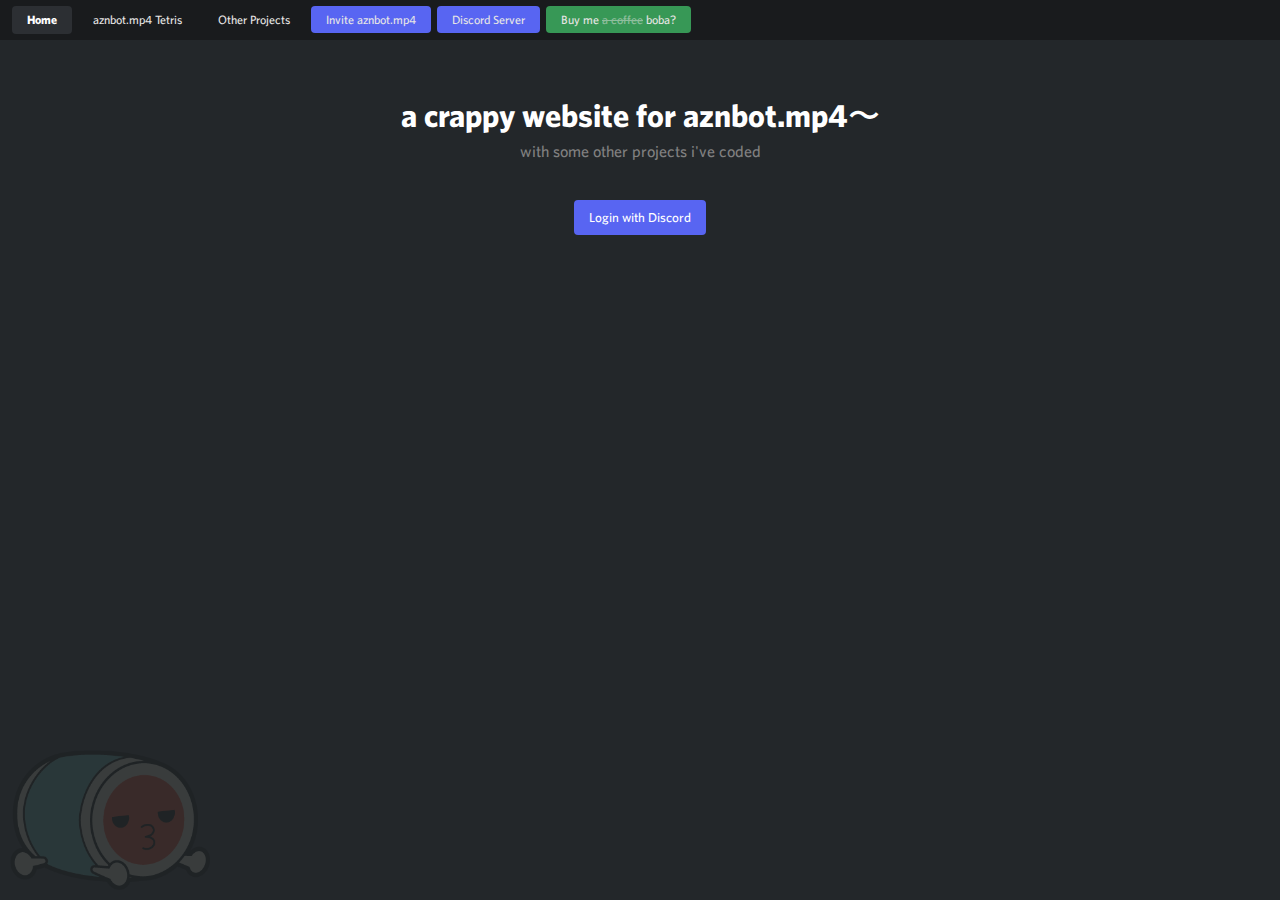
<file: index.html>
<script src="https://code.jquery.com/jquery-3.5.0.js"></script>
<script src="js/functions.js"></script>
<script src="module/clipboard.js"></script>
<link rel="stylesheet" href="https://stackpath.bootstrapcdn.com/bootstrap/4.3.1/css/bootstrap.min.css" integrity="sha384-ggOyR0iXCbMQv3Xipma34MD+dH/1fQ784/j6cY/iJTQUOhcWr7x9JvoRxT2MZw1T" crossorigin="anonymous">
<link rel="stylesheet" href="https://cdnjs.cloudflare.com/ajax/libs/animate.css/4.0.0/animate.min.css">
<link rel="stylesheet" type="text/css" href="css/index.css"/>

<head>
    <meta name="viewport" content="width=device-width, initial-scale=1">
    <meta property="og:type" content="website">
    <meta property="og:title" content="aznsite.mp4"/>
    <meta property="og:description" content="aznbot.mp4 is a Discord bot... yeah that's all i can think of"/>
    <meta property="og:url" content="https://aznguy.com/"/>
    <meta property="og:image" content="https://aznguy.com/src/metaImage.png"/>
    <link rel=icon href=/favicon.ico>
    <title>aznsite.mp4</title>
</head>

<div id="navbar"></div><script src="../../js/navbar.js"></script>

<body style="background-color: rgb(35, 39, 42);">
    <img src="./src/don.png" alt="dadon" id="don">
    <iframe id="widget" src="https://discord.com/widget?id=943959084003123230&theme=dark" width="300" height="300" allowtransparency="true" frameborder="0" sandbox="allow-popups allow-popups-to-escape-sandbox allow-same-origin allow-scripts"></iframe>

    <h1><br></h1>
    <h2 class="animate__animated animate__lightSpeedInLeft" style="animation-duration:1s; color: white; text-align: center; font-family:WhitneyBold">
        a crappy website for aznbot.mp4〜
    </h2>
    <h6 class="animate__animated animate__jackInTheBox" style="animation-delay:.8s; animation-duration:1s; color: grey; text-align: center; font-family:Whitney">
        with some other projects i've coded
    </h6>

    <div class="container animate__animated animate__fadeInUp" style="animation-delay:1s" id="loggedAs"></div>
    <div class="container animate__animated animate__fadeInUp" style="animation-delay:1.3s" id="loginBtn"><a class="button" id="btnIN" title="Used to customize your aznbot.mp4 experience" href="https://discord.com/oauth2/authorize?client_id=622243899469201438&redirect_uri=https%3A%2F%2Fapi.aznguy.com%2F&response_type=code&scope=identify">Login with Discord</a></div>
</body>

<script>
    let token = getParam('oauthT')
    if(token) LS.token = token

    if(LS.token) { token = LS.token
        fetch('https://discord.com/api/users/@me', {headers: {Authorization: `Bearer ${token}`}, method: 'GET'}).then(async response2 => {
            const jsonRes = await response2.json()
            if(jsonRes.message) {
                delete LS.token
            } else {
                let btn = $(`#btnIN`)
                btn.html('Log Out')
                btn.css({'background-color': '#ED4245'})
                btn.prop('title','Log out (duh)')
                btn.on('click', () => {delete LS.token})
                document.getElementById('btnIN').href = window.location.origin
                console.log('Fetched user data:', jsonRes)
                $(`#loggedAs`).html(`<img class="pfp" src="https://cdn.discordapp.com/avatars/${jsonRes.id}/${jsonRes.avatar}.${jsonRes.avatar.startsWith('a_')?'gif':'png'}">Logged in as &#x200B;<div style="font-family:WhitneyBold">${jsonRes.discriminator==0?'@':''}${jsonRes.username}</div><div style="color:grey;">${jsonRes.discriminator!=0?`#${jsonRes.discriminator}`:''}</div>`)
            }
        })
    }
</script>
</file>
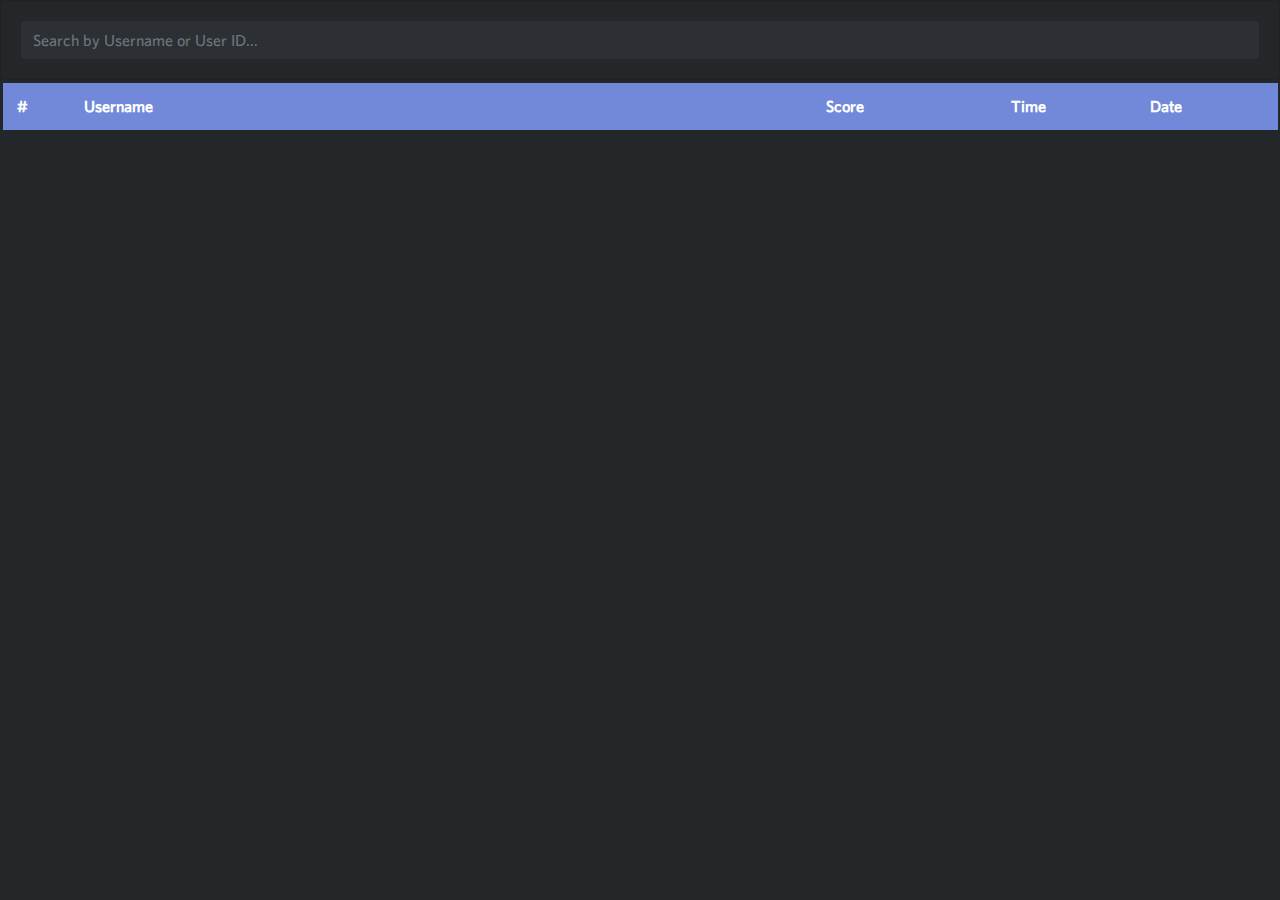
<file: html/normal.html>
<script src="https://ajax.googleapis.com/ajax/libs/jquery/3.3.1/jquery.min.js"></script>
<script src="../module/clipboard.js"></script>
<link rel="stylesheet" href="https://stackpath.bootstrapcdn.com/bootstrap/4.3.1/css/bootstrap.min.css" integrity="sha384-ggOyR0iXCbMQv3Xipma34MD+dH/1fQ784/j6cY/iJTQUOhcWr7x9JvoRxT2MZw1T" crossorigin="anonymous">
<link rel="stylesheet" type="text/css" href="../css/normal.css" />
<meta http-equiv="Content-Type" content="text/html; charset=utf-8">

<body style="background-color: rgb(35, 39, 42);"></body>
<div class="row">
    <div class="col">
        <div class="card card-body">
            <input 
                id="search-input" 
                class="form-control" 
                type="text" 
                style="background-color:rgb(44,47,51);border-width:0px;" 
                placeholder="Search by Username or User ID..."
            >
        </div>
    </div>
</div>
<table class="table table-striped">
    <tr class="bg-info">
        <th width="20px" data-column="place">#</th>
        <th width="400px" data-column="username">Username</th>
        <th width="100px" data-column="score">Score</th>
        <th width="75px" data-column="time">Time</th>
        <th width="75px" data-column="date">Date</th>
    </tr>
    <tbody id="leaderboard"></tbody>
</table#>

<script>
    String.prototype.getContents = function(raw, type, send, headers) { // Get contents from a URL (string containing 1 URL)
        var xhr = new XMLHttpRequest()
        xhr.open(type ? type : "GET", this, false) // true = asynchronous request | false = synchronous request
        if (headers) headers.map(header => {
            xhr.setRequestHeader(Object.keys(header)[0], Object.values(header)[0])
        })
        xhr.send(send)
        return raw ? xhr.responseText : JSON.parse(xhr.responseText)
    }
    String.prototype.gist_get = function(raw, fileName) {
        var files = JSON.parse(`https://api.github.com/gists/${this}`.getContents(1)).files
        var idx = fileName? Object.keys(files).indexOf(fileName) : 0
        return raw ? files[Object.keys(files)[idx]].content : JSON.parse(files[Object.keys(files)[idx]].content)
    }
    var scoreSort = (a,b) => {return b.score - a.score}
    var scores = "a11b0f6379d405e8510d8d3a8d453029".gist_get(0, "normal.json").sort(scoreSort)
    buildTable(scores)

    $('#search-input').on('input', function(){
        var value = $('#search-input').val()
        var data = search(value, scores)
        buildTable(data)
    })

    new ClipboardJS('.username', { // function for copy-to-click
        text: function(trigger) {
            console.log(trigger)
            return trigger.getAttribute('data-id');
        }
    })

    function search(value, data){
        var filteredData = []
        data.map(player => {
            if(player.username.toLowerCase().includes(value.toLowerCase()) || player.id.includes(value)) filteredData.push(player)
        })
        return filteredData
    }

    function statToString(st) {
        const score = st.score
        const stat = st.stat.split('|')
        return [
            `SCORE — ${score}`,
            `—`.repeat(15),
            `Single — ${stat[0]/100}`,
            `Double — ${stat[1]/300}`,
            `Triple — ${stat[2]/500}`,
            `Tetris — ${stat[3]/800}`,
            `Total T-Spins — ${stat[5]/400 + stat[6]/700 + stat[7]/900 + stat[8]/1100 + stat[9]/100 + stat[10]/100 + stat[11]/100}`,
            `T-Spin Single — ${stat[6]/700}`,
            `T-Spin Double — ${stat[7]/900}`,
            `T-Spin Triple — ${stat[8]/1100}`,
            `T-Spin Mini — ${stat[9]/100}`,
            `Mini T-Spin Single — ${stat[10]/100}`,
            `Mini T-Spin Double — ${stat[11]/100}`,
            `Bonus from Combos — ${stat[15]}`,
            `Bonus from B2B's — ${stat[16]}`,
            `Perfect Clears — ${stat[4]/6500}`
        ].join('<br>')
    }

    function buildTable(data){
        var table = document.getElementById('leaderboard')
        var sorted = JSON.parse(JSON.stringify(data)).sort(scoreSort).map(p=>{return p.username})
        table.innerHTML='';
        data.sort(scoreSort).map((player, i) => {
            table.innerHTML += 
            `<tr>
                <td>${scores.indexOf(player)+1}</td>
                <td class="username" title="Click to Copy User ID" data-id="${player.id}"><img src="${player.avatar}" height="40" width="40">${player.username}</td>
                <td class="score">${player.score}<span class="tooltiptext">${statToString(player)}</span></td>
                <td style="text-align:center">${player.time[1]}</td>
                <td style="text-align:center">${new Date(player.date).toString().replace(/:\d{2} \w{3}(-|\+)\d{4}/,'')}</td>
             </tr>`
        })
    }

// <td class="score" title="${Object.keys(player.stat).map(stat => {return `${stat} - ${player.stat[stat]}`}).join('\n')}">${player.stat.Score}</td>
</script>
</file>
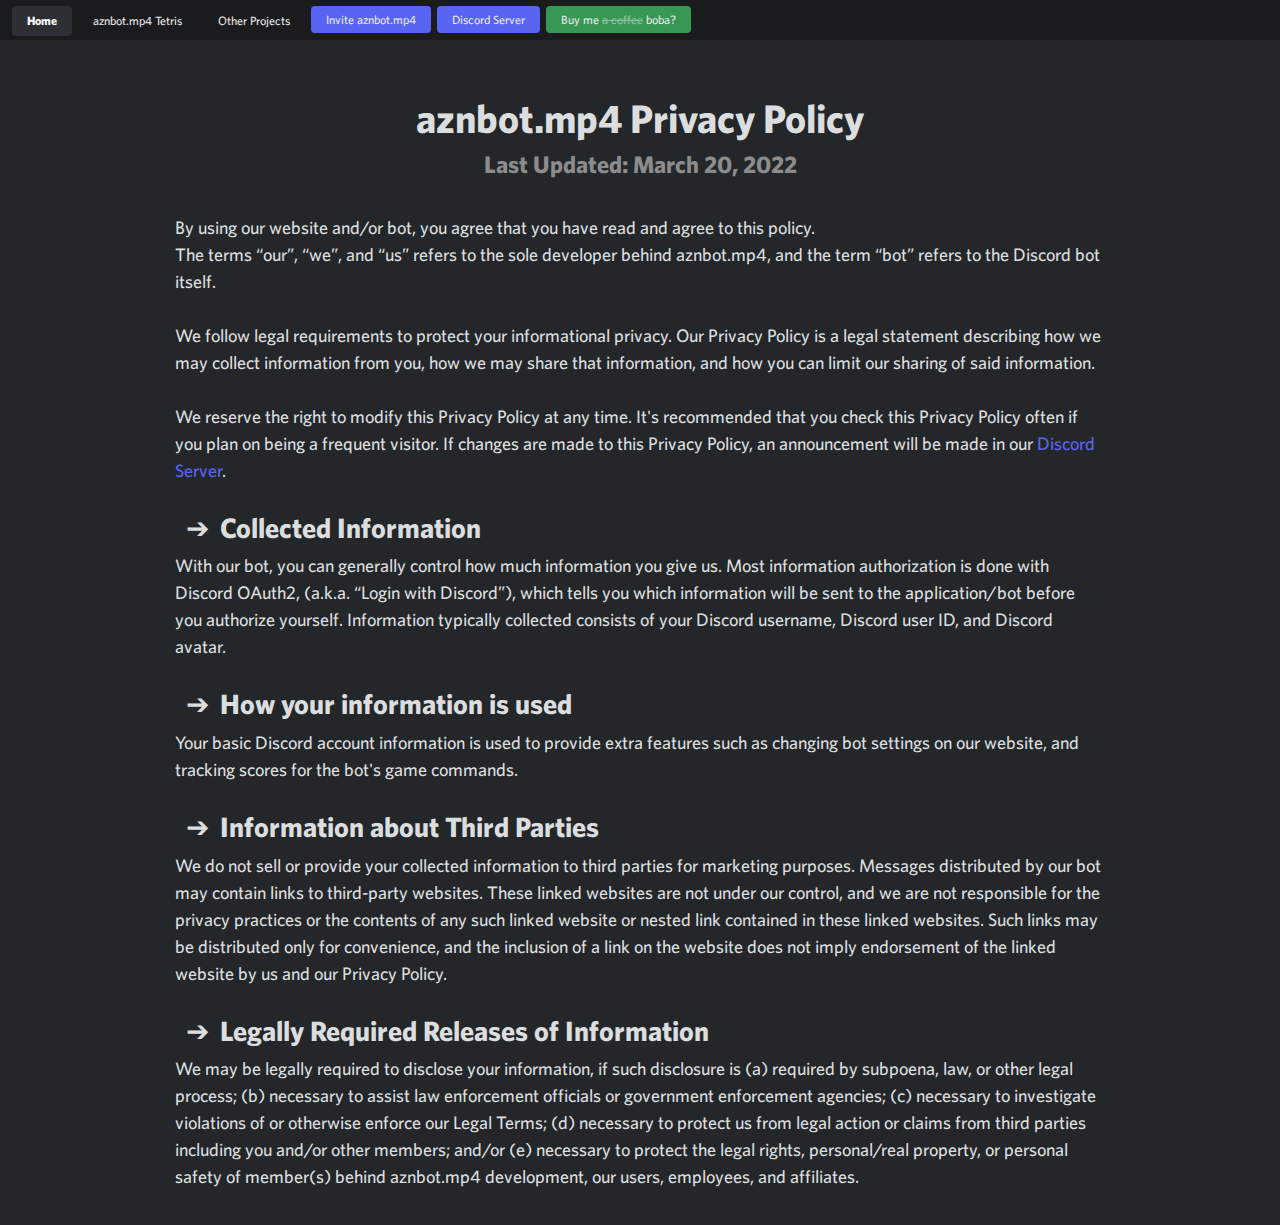
<file: html/privacy.html>
<link rel="stylesheet" href="https://stackpath.bootstrapcdn.com/bootstrap/4.3.1/css/bootstrap.min.css" integrity="sha384-ggOyR0iXCbMQv3Xipma34MD+dH/1fQ784/j6cY/iJTQUOhcWr7x9JvoRxT2MZw1T" crossorigin="anonymous">
<link rel="stylesheet" href="https://cdnjs.cloudflare.com/ajax/libs/animate.css/4.0.0/animate.min.css">
<link rel="stylesheet" type="text/css" href="../../css/privacy.css"/>

<head>
    <meta name="viewport" content="width=device-width, initial-scale=1">
    <link rel=icon href=/favicon.ico>
    <title>aznsite.mp4 - Privacy Policy</title>
</head>

<body>
    <div id="navbar"></div><script src="../../js/navbar.js"></script>
    <br><br>

    <div id="txt">
        <center>
            <h1><b>aznbot.mp4 Privacy Policy</b></h1>
            <div id="lastUpd8"><h4><b>Last Updated: March 20, 2022</b></h4></div>
        </center>
        <br>
        By using our website and/or bot, you agree that you have read and agree to this policy.
        <br>
        The terms “our”, “we”, and “us” refers to the sole developer behind aznbot.mp4, and the term “bot” refers to the Discord bot itself.
        <br><br>
        We follow legal requirements to protect your informational privacy. Our Privacy Policy is a legal statement describing how we may collect information from you, how we may share that information, and how you can limit our sharing of said information.
        <br><br>
        We reserve the right to modify this Privacy Policy at any time. It's recommended that you check this Privacy Policy often if you plan on being a frequent visitor. If changes are made to this Privacy Policy, an announcement will be made in our <a href="https://discord.gg/ZXQ6yXtWjG">Discord Server</a>.
        <br><br>
        <h3><b>Collected Information</b></h3>
        With our bot, you can generally control how much information you give us. Most information authorization is done with Discord OAuth2, (a.k.a. “Login with Discord”), which tells you which information will be sent to the application/bot before you authorize yourself. Information typically collected consists of your Discord username, Discord user ID, and Discord avatar.
        <br><br>
        <h3><b>How your information is used</b></h3>
        Your basic Discord account information is used to provide extra features such as changing bot settings on our website, and tracking scores for the bot's game commands.
        <br><br>
        <h3><b>Information about Third Parties</b></h3>
        We do not sell or provide your collected information to third parties for marketing purposes. Messages distributed by our bot may contain links to third-party websites. These linked websites are not under our control, and we are not responsible for the privacy practices or the contents of any such linked website or nested link contained in these linked websites. Such links may be distributed only for convenience, and the inclusion of a link on the website does not imply endorsement of the linked website by us and our Privacy Policy.
        <br><br>
        <h3><b>Legally Required Releases of Information</b></h3>
        We may be legally required to disclose your information, if such disclosure is (a) required by subpoena, law, or other legal process; (b) necessary to assist law enforcement officials or government enforcement agencies; (c) necessary to investigate violations of or otherwise enforce our Legal Terms; (d) necessary to protect us from legal action or claims from third parties including you and/or other members; and/or (e) necessary to protect the legal rights, personal/real property, or personal safety of member(s) behind aznbot.mp4 development, our users, employees, and affiliates.
    </div>    
</body>
</file>
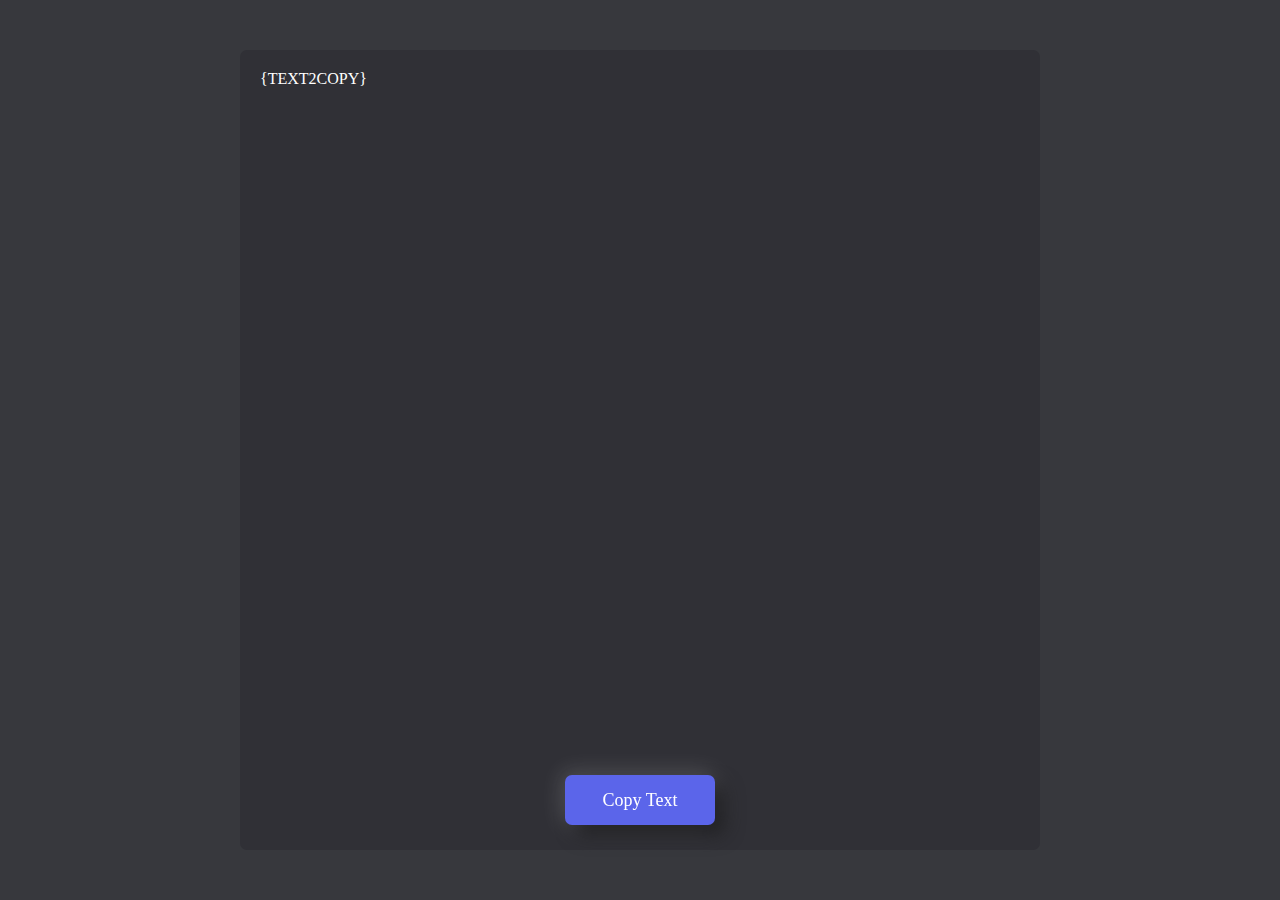
<file: html/text2copy.html>
<title>aznsite.mp4 - Text File</title>
<style>@font-face{font-family:Whitney;src:url("https://raw.githubusercontent.com/aznguymp4/aznguymp4.github.io/master/fonts/Whitney.ttf") format("truetype")}body{background-color:#37383d;color:#fff;font-family:Whitney}#embed{overflow-y:scroll;top:0;transform:translate(-50%,0);height:100%;width:100%;padding:20px;box-sizing:border-box}#out{height:100%;width:100%;max-height:800px;max-width:800px;border-radius:7px}.center{position:absolute;top:50%;left:50%;transform:translate(-50%,-50%)}.debug{border:3px solid green}#out{background-color:#303036}#btnCopy{font-family:Whitney;color:#fff;border-radius:7px;border-style:none;font-size:18px;padding:14px;background:#5b65ea;text-decoration:none;transition:all .2s ease-out;bottom:0;width:150px;height:50px;top:100%;transform:translate(-50%,-100%);margin:auto;filter:drop-shadow(10px 10px 10px #0000007e) drop-shadow(-3px -3px 10px #ffffff2c)}#btnCopy:hover{cursor:pointer;background:#4652c5;text-decoration:none;width:170px}.success{background:#26a85c!important}.fail{background:#db504c!important}</style>
<body>
<div class="center" id="out">
<div id="embed" class="center">{TEXT2COPY}</div>
<button type="button" id="btnCopy" class="center">Copy Text</button>
</div>
</body>
<script src="https://aznguymp4.github.io/module/clipboard.js"></script>
<script>let btn=document.getElementById("btnCopy");btn.addEventListener("click",function(e){new ClipboardJS("#btnCopy",{text:function(e){return success=!0,btn.classList.add(success?"success":"fail"),btn.innerText=success?"Copied!":"Failed to copy!",setTimeout(()=>{btn.classList.remove(success?"success":"fail"),btn.innerText="Copy Text"},1200),document.getElementById("embed").innerText}})});</script>
</file>
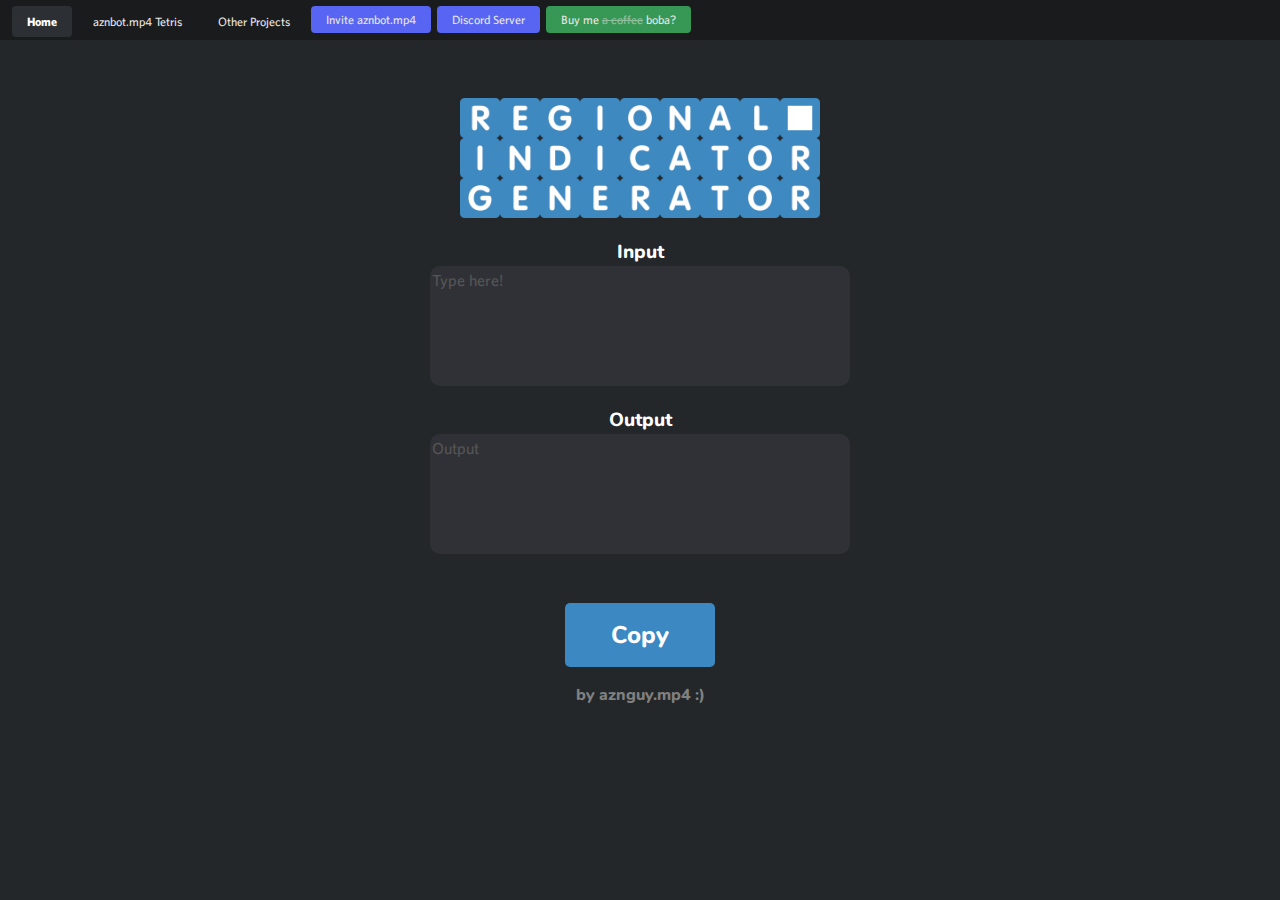
<file: html/DiscordTools/regional.html>
<link rel="stylesheet" href="https://stackpath.bootstrapcdn.com/bootstrap/4.3.1/css/bootstrap.min.css" integrity="sha384-ggOyR0iXCbMQv3Xipma34MD+dH/1fQ784/j6cY/iJTQUOhcWr7x9JvoRxT2MZw1T" crossorigin="anonymous">
<link rel="stylesheet" href="https://cdnjs.cloudflare.com/ajax/libs/animate.css/4.0.0/animate.min.css">
<link rel="stylesheet" type="text/css" href="../../css/regional.css"/>

<head>
    <meta name="viewport" content="width=device-width, initial-scale=1">
    <title>aznsite.mp4 - Regional Indicator</title>
</head>

<body>
    <div id="navbar"></div><script src="../../js/navbar.js"></script>
    <br><br>

    <img src="../../src/thumbnail.png" style="width: 75%; max-width: 360px; margin: auto;">

    <div class="textcontainer" style="padding: 20px;">
        <div class="textArea">
            <form>
            Input
            <br>
            <textarea id="input" placeholder="Type here!" onkeypress="return [42,35,32,13,33,63].includes(event.charCode) || (event.charCode >= 48 && event.charCode <= 57) || (event.charCode >= 65 && event.charCode <= 90) || (event.charCode >= 97 && event.charCode <= 122)"></textarea>
            </form>
        </div>
        <div class="textArea">
            Output
            <br>
            <textarea id="outputText" disabled="" placeholder="Output"></textarea>
            <div id="charWarn" style="opacity:0;">⚠️ Output is over 2,000 characters!</div>
        </div>
    </div>
    <button type="button" id="btnCopy" style="width: 150px">Copy</button>
    <h6 style="color: gray;"><br>by aznguy.mp4 :)</h6>
</body>

<script src="https://code.jquery.com/jquery-3.5.0.js"></script>
<script src="../../module/clipboard.js"></script>
<script src="../../js/regional.js"></script>
</file>
<file: css/index.css>
body{
    overflow-x: hidden;
}

.container {
    display: flex;
    width: 100%;
    padding: 10px 0;
    align-items: center;
    justify-content: center;
    font-family: Whitney;
    color: white;
}

.pfp {
    border-radius: 50%;
    height: 38px;
    display: inline;
    margin: 8px;
}

#don {
    position: fixed !important;
    left: 10px !important;
    bottom: 10px !important;
    width: 200px;
    opacity: 10%;
}

iframe#widget {
    position: fixed !important;
    right: 10px !important;
    bottom: 10px !important;
}
</file>
<file: css/normal.css>
@font-face {
    font-family: Whitney;
    src: url("../fonts/Whitney.ttf") format("truetype");
}
@font-face {
    font-family: WhitneyBold;
    src: url("../fonts/Whitney-Bold.ttf") format("truetype");
}
body {
    font-family: Whitney;
}
img{
    border-radius: 50%;
    vertical-align: middle;
    margin-right: 16px;
}
th, td{
    color:rgb(255, 255, 255);
    border-bottom: 1px solid rgb(35,39,42);
    vertical-align: middle;
    white-space: nowrap;
}
tr{
    border-width:0px;
}
.card{
    background-color:rgb(35, 39, 42);
}
.bg-info{
    background-color:rgb(114, 137, 218)!important;
    border:5px solid transparent;
}
.score{
    color:rgb(2, 177, 246);
    cursor: context-menu;
}
.score:hover{
    color:rgb(0, 100, 150);
}
.username:hover{
    font-size: 0px;
    cursor: pointer;
}
.username:hover:after{
    font-size: small;
    color: rgb(128, 128, 128);
    content: "User ID: "attr(data-id);
}
.score {
    position: relative;
    display: inline-block;
}
.score .tooltiptext {
    visibility: hidden;
    width: 240px;
    background-color: rgb(32, 34, 37);
    color: #fff;
    text-align: left;
    border-radius: 6px;
    padding: 7px 10px;
    position: absolute;
    overflow: visible;
    z-index: 1;
    top: 0%;
    right: 100%;
    margin-left: -120px;
    opacity: 0;
    transition: opacity 0.3s;
}
.score .tooltiptext::after {
    content: "";
    position: absolute;
    top: 6px;
    right: -20px;
    transform: rotate(-90deg);
    margin-left: -15px;
    border-width: 15px;
    border-style: solid;
    border-color: rgb(32, 34, 37) transparent transparent transparent;
}
.score:hover .tooltiptext {
    visibility: visible;
    opacity: 1;
}
</file>
<file: css/privacy.css>
body {
    background-color: rgb(35, 39, 42);
    color: #DCDDDE;
    font-family: Whitney;
    font-size: large;
}
#txt {
    margin: auto;
    padding-left: 35px;
    padding-right: 35px;
    padding-bottom: 35px;
    max-width: 1000px;
}
#lastUpd8 {
    color: #8c8c8c;
}
h3::before {
    margin-left: .4em;
    margin-right: .4em;
    content: "➔"
}
a {
    transition: color .2s;
    color: #5865F2;
}
a:hover {
    color: white;
}
b {
    font-family: WhitneyBold
}
</file>
<file: css/regional.css>
@font-face {
font-family: Nunito;
src: url("../fonts/Nunito.woff2") format("woff2");
}
body {
background-color: rgb(35, 39, 42);
text-align: center;
color: white;
font-family: Nunito;
font-size: larger;
}
textarea {
border-radius: 10px;
background: #fff;
}
button {
font-family: 'Nunito', sans-serif;
border-radius: 5px;
border-style: none;
color: #fff;
font-size: 24px;
padding: 14px;
background: #3b88c3;
text-decoration: none;
transition: all 0.2s;
}
button:hover {
cursor: pointer;
background: #4eb1ff;
text-decoration: none;
}
textarea::placeholder{
color: #555;
}
textarea{
background-color: #2f3136;
color: white;
border: transparent;
font-size: medium;
font-family: Whitney;
resize: none;
height: 120px;
width: 100%;
}
.textArea{
margin: auto;
width: 100%;
max-width: 420px;
}
</file>
